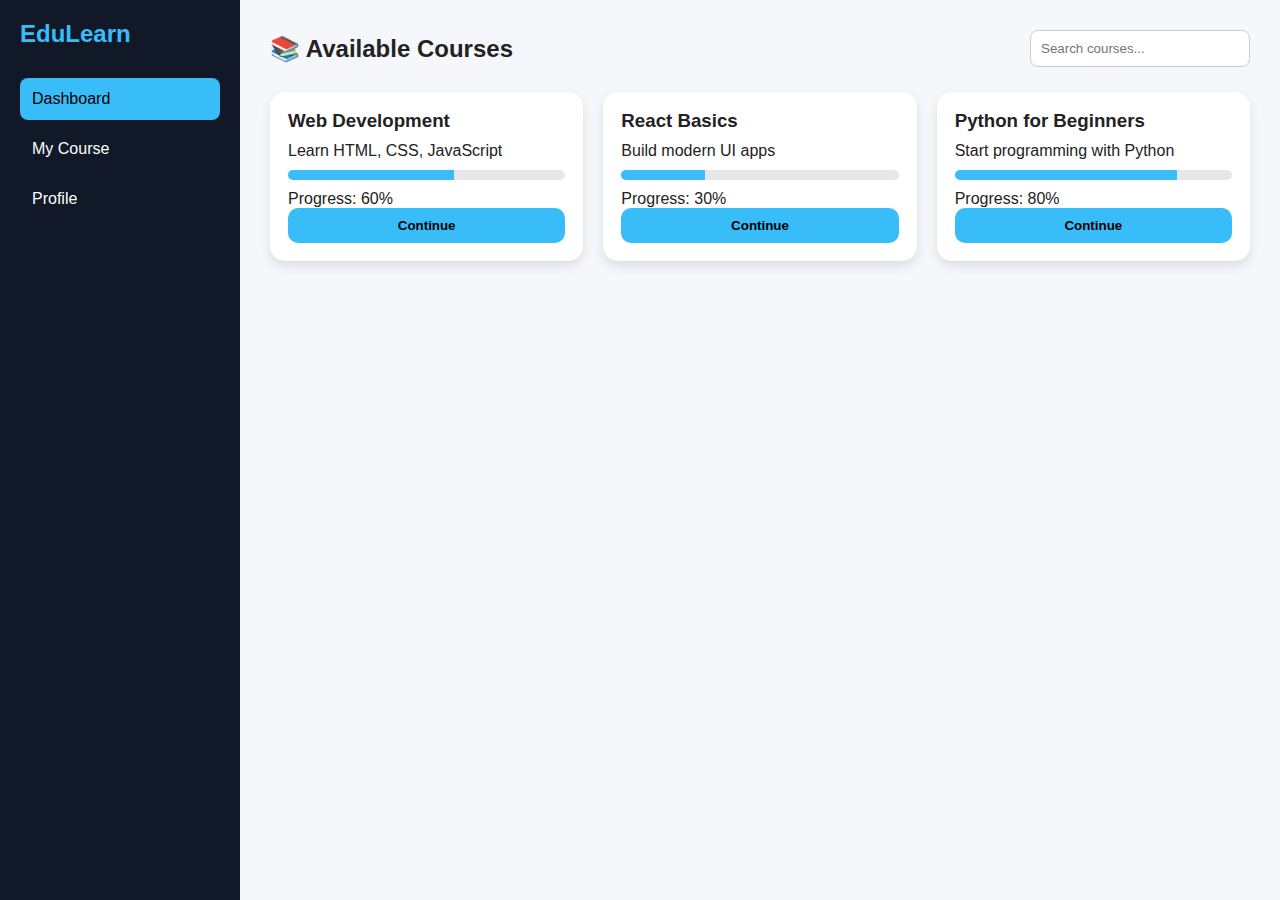
<file: index.html>
<!DOCTYPE html>
<html lang="en">
<head>
  <title>E-Learning Dashboard</title>
  <link rel="stylesheet" href="style.css">
</head>
<body>

<div class="container">

  <!-- Sidebar -->
  <div class="sidebar">
    <h2>EduLearn</h2>
    <a href="index.html" class="active">Dashboard</a>
    <a href="course.html">My Course</a>
    <a href="profile.html">Profile</a>
  </div>

  <!-- Main -->
  <div class="main">

    <div class="header">
      <h1>📚 Available Courses</h1>
      <div class="search-box">
        <input type="text" placeholder="Search courses...">
      </div>
    </div>

    <div class="course-grid">

      <!-- Course 1 -->
      <div class="course-card">
        <h3>Web Development</h3>
        <p>Learn HTML, CSS, JavaScript</p>

        <div class="progress-bar">
          <div class="progress-fill" data-progress="60"></div>
        </div>

        <p>Progress: 60%</p>
        <a href="course.html">
          <button>Continue</button>
        </a>
      </div>

      <!-- Course 2 -->
      <div class="course-card">
        <h3>React Basics</h3>
        <p>Build modern UI apps</p>

        <div class="progress-bar">
          <div class="progress-fill" data-progress="30"></div>
        </div>

        <p>Progress: 30%</p>
        <a href="course.html">
          <button>Continue</button>
        </a>
      </div>

      <!-- Course 3 -->
      <div class="course-card">
        <h3>Python for Beginners</h3>
        <p>Start programming with Python</p>

        <div class="progress-bar">
          <div class="progress-fill" data-progress="80"></div>
        </div>

        <p>Progress: 80%</p>
        <a href="course.html">
          <button>Continue</button>
        </a>
      </div>

    </div>

  </div>
</div>

<script src="script.js"></script>
</body>
</html>
</file>
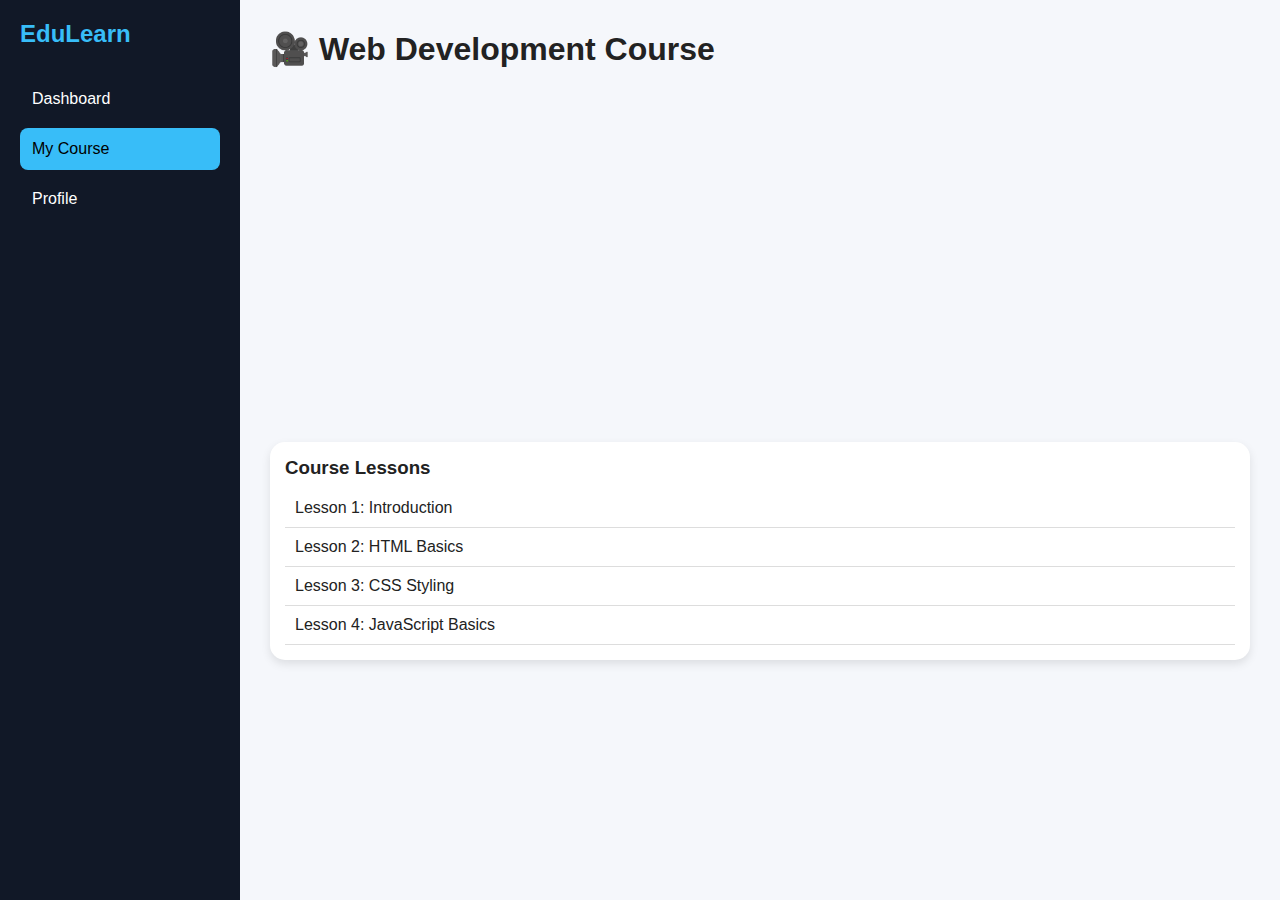
<file: course.html>
<!DOCTYPE html>
<html lang="en">
<head>
  <title>Course Page</title>
  <link rel="stylesheet" href="style.css">
</head>
<body>

<div class="container">

  <!-- Sidebar -->
  <div class="sidebar">
    <h2>EduLearn</h2>
    <a href="index.html">Dashboard</a>
    <a href="course.html" class="active">My Course</a>
    <a href="profile.html">Profile</a>
  </div>

  <!-- Main -->
  <div class="main">
    <h1>🎥 Web Development Course</h1>

    <!-- Video Embed -->
    <div class="video-box">
      <iframe 
        src="https://www.youtube.com/embed/qz0aGYrrlhU"
        frameborder="0"
        allowfullscreen>
      </iframe>
    </div>

    <!-- Lessons -->
    <div class="lesson-list">
      <h3>Course Lessons</h3>

      <div class="lesson" onclick="playLesson('Introduction')">
        Lesson 1: Introduction
      </div>

      <div class="lesson" onclick="playLesson('HTML Basics')">
        Lesson 2: HTML Basics
      </div>

      <div class="lesson" onclick="playLesson('CSS Styling')">
        Lesson 3: CSS Styling
      </div>

      <div class="lesson" onclick="playLesson('JavaScript Basics')">
        Lesson 4: JavaScript Basics
      </div>
    </div>

  </div>
</div>

<script src="script.js"></script>
</body>
</html>
</file>
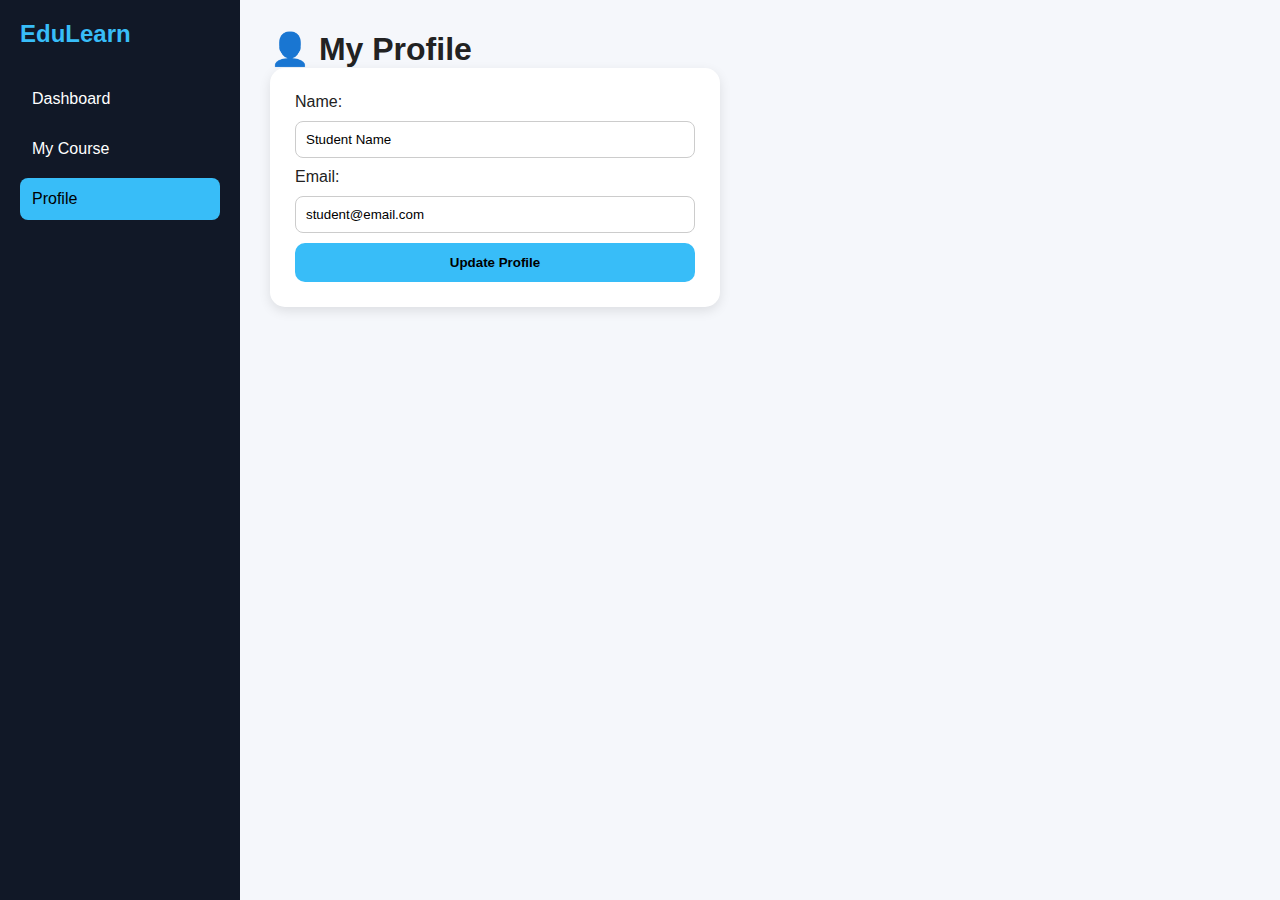
<file: profile.html>
<!DOCTYPE html>
<html lang="en">
<head>
  <title>User Profile</title>
  <link rel="stylesheet" href="style.css">
</head>
<body>

<div class="container">

  <!-- Sidebar -->
  <div class="sidebar">
    <h2>EduLearn</h2>
    <a href="index.html">Dashboard</a>
    <a href="course.html">My Course</a>
    <a href="profile.html" class="active">Profile</a>
  </div>

  <!-- Main -->
  <div class="main">
    <h1>👤 My Profile</h1>

    <div class="profile-card">
      <label>Name:</label>
      <input type="text" value="Student Name">

      <label>Email:</label>
      <input type="email" value="student@email.com">

      <button>Update Profile</button>
    </div>

  </div>
</div>

</body>
</html>
</file>
<file: style.css>
* {
  margin: 0;
  padding: 0;
  box-sizing: border-box;
  font-family: Arial, sans-serif;
}

body {
  background: #f5f7fb;
  color: #222;
}

/* Layout */
.container {
  display: flex;
  min-height: 100vh;
}

/* Sidebar */
.sidebar {
  width: 240px;
  background: #111827;
  color: white;
  padding: 20px;
}

.sidebar h2 {
  color: #38bdf8;
  margin-bottom: 30px;
}

.sidebar a {
  display: block;
  text-decoration: none;
  color: white;
  padding: 12px;
  margin: 8px 0;
  border-radius: 8px;
  transition: 0.3s;
}

.sidebar a:hover,
.sidebar a.active {
  background: #38bdf8;
  color: black;
}

/* Main Content */
.main {
  flex: 1;
  padding: 30px;
}

/* Header */
.header {
  display: flex;
  justify-content: space-between;
  align-items: center;
  margin-bottom: 25px;
}

.header h1 {
  font-size: 24px;
}

.search-box input {
  padding: 10px;
  width: 220px;
  border-radius: 8px;
  border: 1px solid #ccc;
}

/* Course Cards */
.course-grid {
  display: grid;
  grid-template-columns: repeat(auto-fit, minmax(260px, 1fr));
  gap: 20px;
}

.course-card {
  background: white;
  padding: 18px;
  border-radius: 15px;
  box-shadow: 0px 5px 12px rgba(0,0,0,0.1);
  transition: 0.3s;
}

.course-card:hover {
  transform: translateY(-8px);
}

.course-card h3 {
  margin-bottom: 10px;
}

.progress-bar {
  height: 10px;
  width: 100%;
  background: #e5e7eb;
  border-radius: 8px;
  overflow: hidden;
  margin: 10px 0;
}

.progress-fill {
  height: 100%;
  background: #38bdf8;
  width: 0%;
  transition: width 0.5s;
}

.course-card button {
  padding: 10px;
  width: 100%;
  border: none;
  border-radius: 10px;
  background: #38bdf8;
  cursor: pointer;
  font-weight: bold;
}

.course-card button:hover {
  opacity: 0.9;
}

/* Video Page */
.video-box iframe {
  width: 100%;
  height: 350px;
  border-radius: 15px;
  margin-bottom: 20px;
}

/* Lessons */
.lesson-list {
  background: white;
  padding: 15px;
  border-radius: 15px;
  box-shadow: 0px 4px 10px rgba(0,0,0,0.1);
}

.lesson-list h3 {
  margin-bottom: 10px;
}

.lesson {
  padding: 10px;
  border-bottom: 1px solid #ddd;
  cursor: pointer;
}

.lesson:hover {
  background: #f0f9ff;
}

/* Profile Page */
.profile-card {
  background: white;
  padding: 25px;
  max-width: 450px;
  border-radius: 15px;
  box-shadow: 0px 4px 12px rgba(0,0,0,0.1);
}

.profile-card input {
  width: 100%;
  padding: 10px;
  margin: 10px 0;
  border-radius: 8px;
  border: 1px solid #ccc;
}

.profile-card button {
  width: 100%;
  padding: 12px;
  background: #38bdf8;
  border: none;
  border-radius: 10px;
  font-weight: bold;
  cursor: pointer;
}

/* Responsive */
@media(max-width: 768px) {
  .sidebar {
    display: none;
  }
}
</file>
